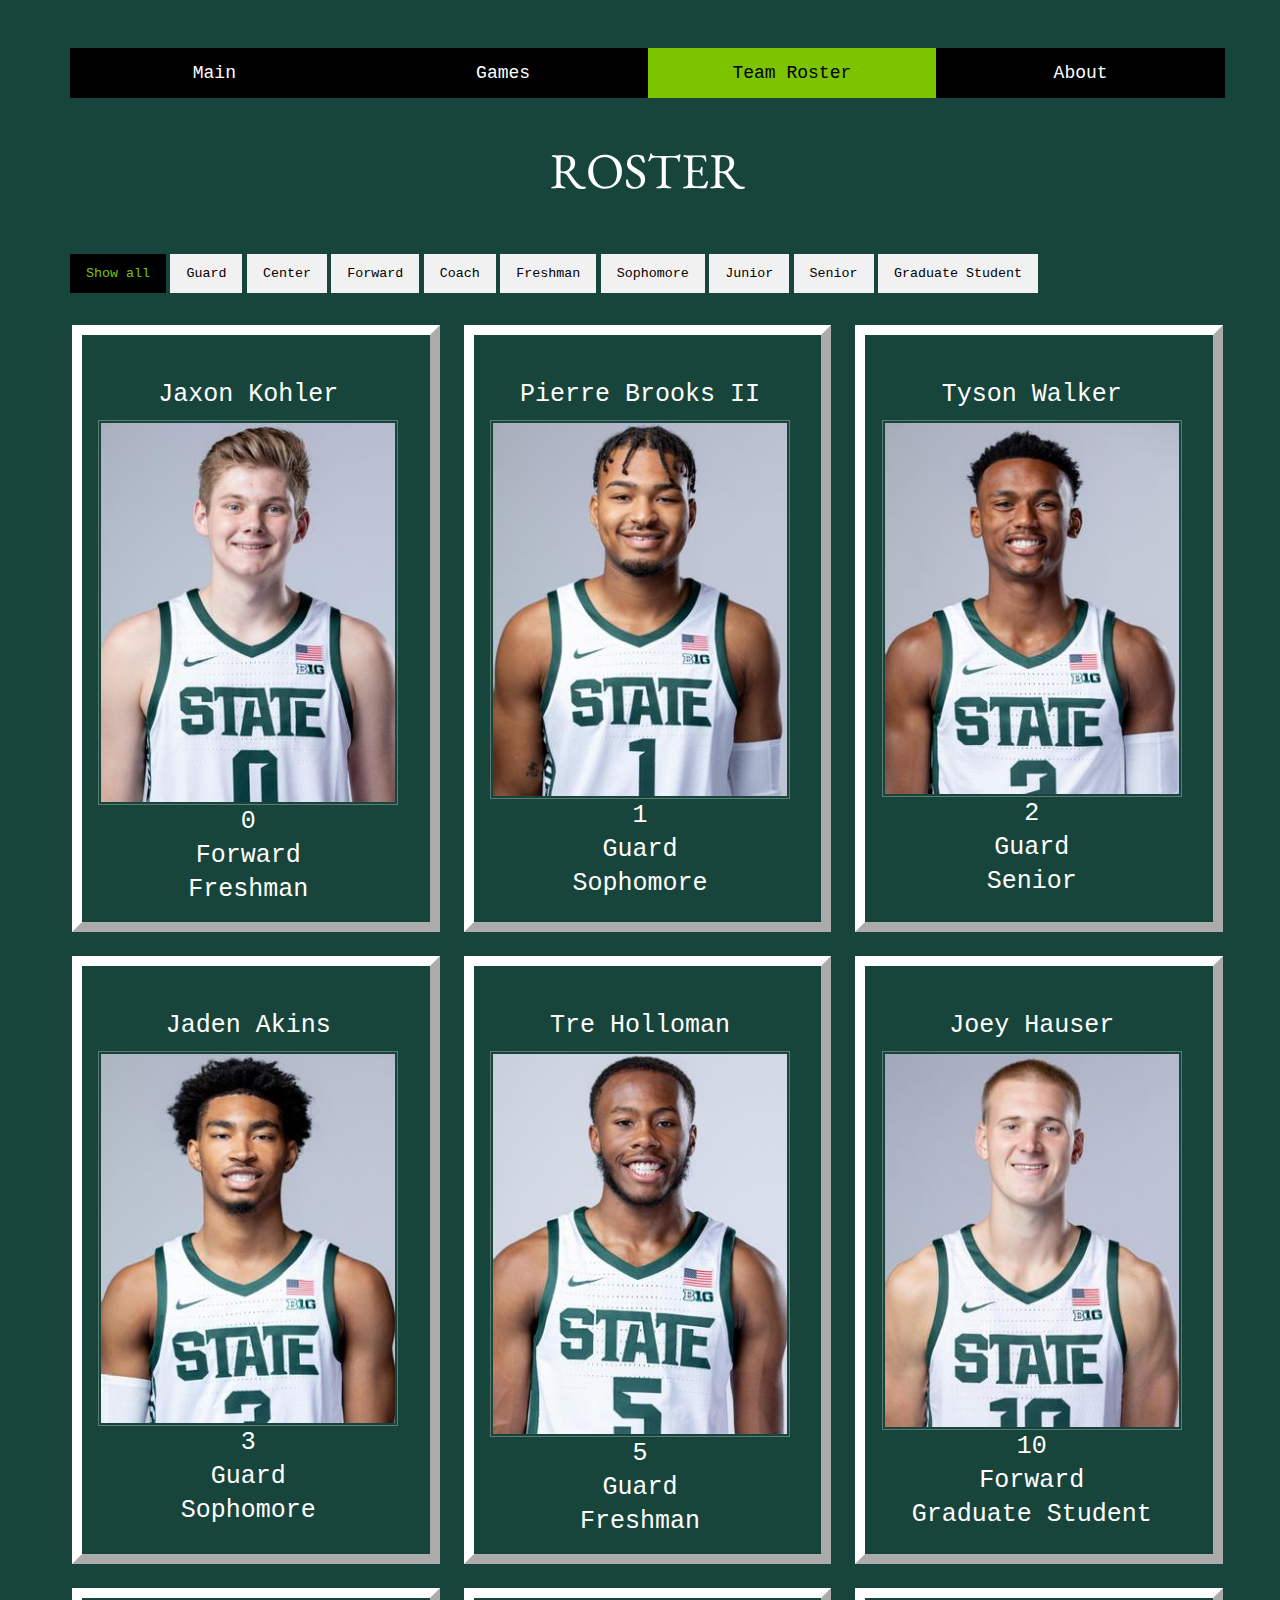
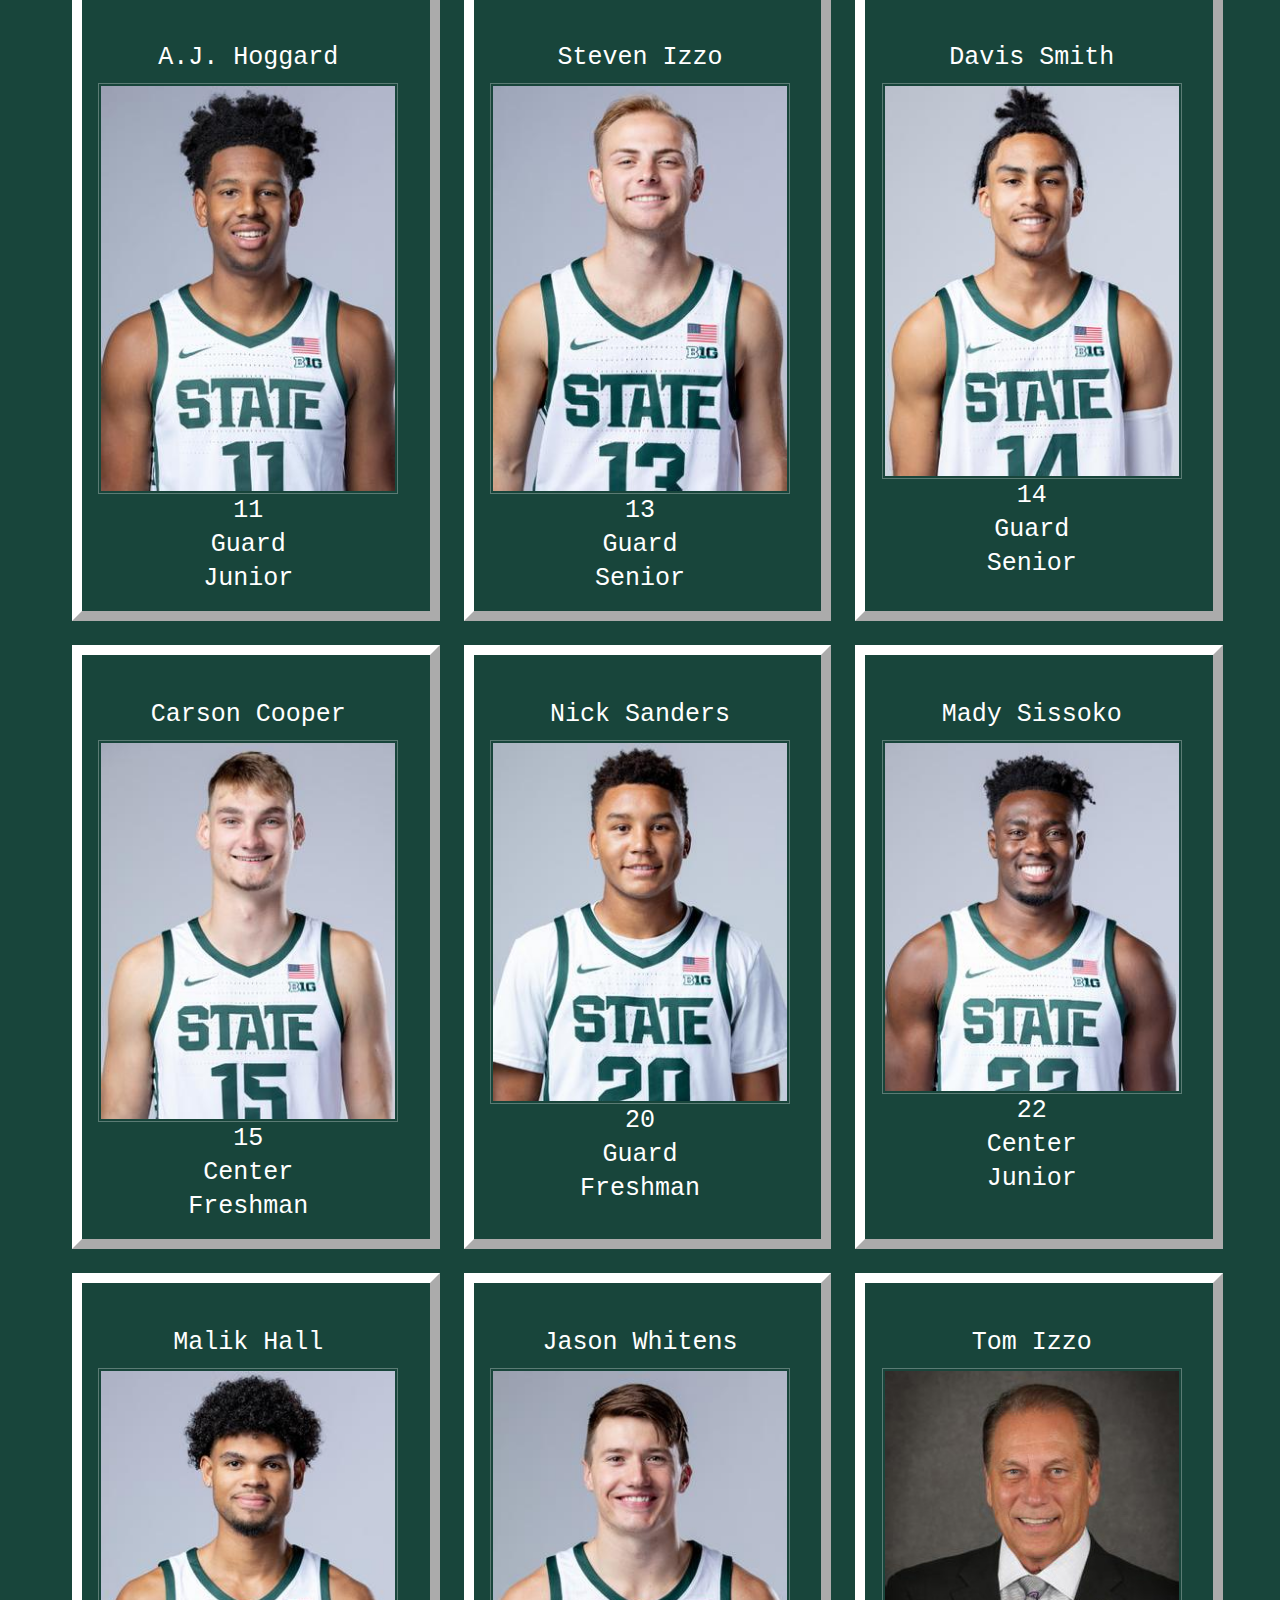
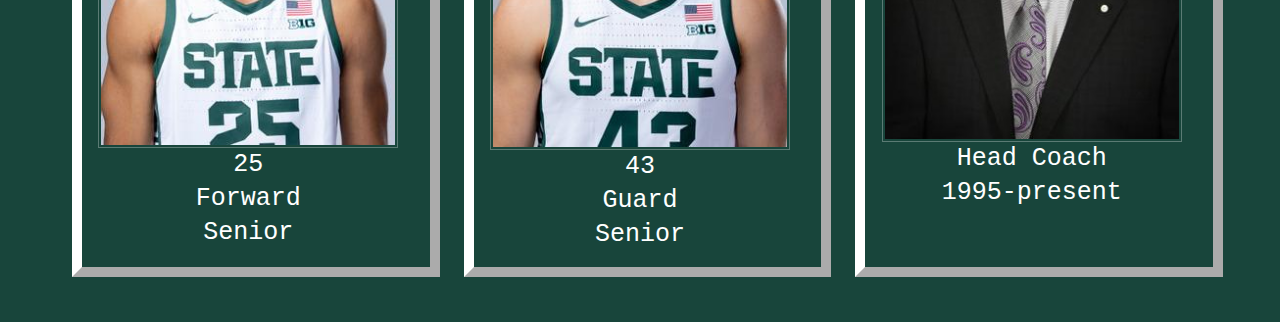
<file: team.html>
<!DOCTYPE html>
<html lang="en">
<head>
    <meta charset="UTF-8">
    
    <meta name="viewport" content="width=device-width, initial-scale=1.0">
    
    <link rel="stylesheet" href="css/reset.css">
    <link rel="stylesheet" href="css/style.css">

    <link rel="stylesheet" href="https://fonts.googleapis.com/css?family=EB+Garamond"> 

    <link rel="icon" href="./favicon.ico" type="image/x-icon">
    <title>Michigan State Men's Basketball 2022-23 Recap</title>
</head>

<body>
<a id="skip" href="#main">Skip to Main Content</a>
    <header>
        <nav>
            <ul>
              <li><a href="index.html">Main</a></li>
              <li><a href="games.html">Games</a></li>
              <li class = "current"><a href="team.html">Team Roster</a></li>
              <li><a href="about.html">About</a></li>
            </ul>
        </nav>

    <main class = "container" id = "main">
    <div class ="Rtitle">
        <h1>Roster</h1>  
    </div>
    <div id="myBtnContainer">
        <button class="btn active" onclick="filterSelection('all')"> Show all</button>

        <button class="btn" onclick="filterSelection('G')">Guard</button>
        <button class="btn" onclick="filterSelection('C')">Center</button>
        <button class="btn" onclick="filterSelection('F')">Forward</button>
        <button class="btn" onclick="filterSelection('H')">Coach</button>
      
      <button class="btn" onclick="filterSelection('1')">Freshman</button>
      <button class="btn" onclick="filterSelection('2')">Sophomore</button>
      <button class="btn" onclick="filterSelection('3')">Junior</button>
      <button class="btn" onclick="filterSelection('4')">Senior</button>
      <button class="btn" onclick="filterSelection('5')">Graduate Student</button>
    </div>
      
    
    <div class="container roster">
       
    <div class="filterDiv 1 F profile">
        <h2>Jaxon Kohler</h2>
        <img src="images/jaxon.jpg" alt="Headshot of Jaxon Kohler">
        <ul>
            <li>0</li>
            <li>Forward</li>
            <li>Freshman</li>
          </ul>

    </div>

    <div class="filterDiv 2 G profile">
        <h2>Pierre Brooks II</h2>
        <img src="images/pierre.jpg" alt="Headshot of Pierre Brooks II">
        <p>
        <ul>
            <li class="number">1</li>
            <li>Guard</li>
            <li>Sophomore</li>
          </ul>
        </p>
    </div>

    <div class="filterDiv 4 G profile">
       <h2>Tyson Walker</h2>
        <img src="images/tyson.jpg" width="200" alt="Headshot of Tyson Walker">
        <p>
        <ul>
            <li class="number">2</li>
            <li class="position">Guard</li>
            <li class="year">Senior</li>
        </ul>
        </p>
    </div>

    <div class="filterDiv 2 G profile">
        <h2>Jaden Akins</h2>
        <img src="images/jaden.jpg" width="200" alt="Headshot of Jaden Akins">
        <p>
        <ul>
            <li class="number">3</li>
            <li class="position">Guard</li>
            <li class="year">Sophomore</li>
        </ul>
        </p>
    </div>

        
    <div class="filterDiv 1 G profile">
        <h2>Tre Holloman</h2>
        <img src="images/tre.jpg" width="200" alt="Headshot of Tre Holloman">
        <p>
        <ul>
            <li class="number">5</li>
            <li class="position">Guard</li>
            <li class="year">Freshman</li>
        </ul>
        </p>
    </div>

    <div class="filterDiv 5 F profile">
        <h2>Joey Hauser</h2>
        <img src="images/joey.jpg" width="200" alt="Headshot of Joey Hauser">
        <p>
        <ul>
            <li class="number">10</li>
            <li class="position">Forward</li>
            <li class="year">Graduate Student</li>
        </ul>
        </p>
    </div>
    
    <div class="filterDiv 3 G profile">
        <h2>A.J. Hoggard</h2>
        <img src="images/aj.jpg" width="200" alt="Headshot of A.J. Hoggard">
        <p>
        <ul>
            <li class="number">11</li>
            <li class="position">Guard</li>
            <li class="year">Junior</li>
        </ul>
        </p>
    </div>
    
    <div class="filterDiv 4 G profile">
        <h2>Steven Izzo</h2>
        <img src="images/steven.jpg" width="200" alt="Headshot of Steven Izzo">
        <p>
        <ul>
            <li class="number">13</li>
            <li class="position">Guard</li>
            <li class="year">Senior</li>
        </ul>
        </p>
    </div>

        
    <div class="filterDiv 4 G profile">
        <h2>Davis Smith</h2>
        <img src="images/davis.jpg" width="200" alt="Headshot of Steven Izzo">
        <p>
        <ul>
            <li class="number">14</li>
            <li class="position">Guard</li>
            <li class="year">Senior</li>
        </ul>
        </p>
    </div>
   
    <div class="filterDiv 1 C profile">
        <h2>Carson Cooper</h2>
        <img src="images/carson.jpg" width="200" alt="Headshot of Carson Cooper">
        <p>
        <ul>
            <li class="number">15</li>
            <li class="position">Center</li>
            <li class="year">Freshman</li>
        </ul>
        </p>
    </div>

    <div class="filterDiv 1 G profile">
        <h2>Nick Sanders</h2>
        <img src="images/nick.jpg" width="200" alt="Headshot of Nick Sanders">
        <p>
        <ul>
            <li class="number">20</li>
            <li class="position">Guard</li>
            <li class="year">Freshman</li>
        </ul>
        </p>
    </div>

    <div class="filterDiv 3 C profile">
        <h2>Mady Sissoko</h2>
        <img src="images/mady.jpg" width="200" alt="Headshot of Mady Sissoko">
        <p>
        <ul>
            <li class="number">22</li>
            <li class="position">Center</li>
            <li class="year">Junior</li>
        </ul>
        </p>
    </div>

    <div class="filterDiv 4 F profile">
        <h2>Malik Hall</h2>
        <img src="images/malik.jpg" width="200" alt="Headshot of Malik Hall">
        <p>
        <ul>
            <li class="number">25</li>
            <li class="position">Forward</li>
            <li class="year">Senior</li>
        </ul>
        </p>
    </div>
    
    <div class="filterDiv 4 G profile">
        <h2>Jason Whitens</h2>
        <img src="images/jason.jpg" width="200" alt="Headshot of Jason Whitens">
        <p>
        <ul>
            <li class="number">43</li>
            <li class="position">Guard</li>
            <li class="year">Senior</li>
        </ul>
        </p>
    </div>

    <div class="filterDiv H profile">
        <h2>Tom Izzo</h2>
        <img src="images/izzo.jpg" width="200" alt="Headshot of Tom Izzo">
        <p>
        <ul>
            <li class="position">Head Coach</li>
            <li class="year">1995-present</li>
        </ul>
        </p>
    </div>
    </div>
    
    </main>

    <footer>

    </footer>
    <script src="./js/index.js"></script>
</body>
</html>
</file>
<file: css/style.css>
#skip{
    color: #bee7e8;
    position: absolute;
    top: -200px;
    left: -400px;
    transition: left 1s ease-out;
    transform: translateY(0%);
    z-index: 1;
}
#skip:focus{ 
   color: #ffffff;
   position: absolute;
   top: 9px;
   left: 10px;
   transform: translateY(0%);
}

h1{
    color: #ffffff;
    font-family:  "EB Garamond", 'Times New Roman', Times, serif;
    text-transform: uppercase;
    font-size: 50px;
    text-align: center;
    padding: 20px;
    padding-bottom: 1px;
}

#intro h2{
    color: #ffffff;
    font-family:  Lucida Console, Courier New;
    font-size: 30px;
    text-align: center;
    padding: 20px;
    padding-bottom: 40px;
}
#intro p{
    padding-bottom: 50px;
}

.front{
    display: grid;
    grid-template-columns: 1fr;
    column-gap: 40px;
    row-gap: 10px;
}

#full img{
    display: block;
    position: center;
    width: 100%;
    border-image: url("../images/script_transparent.png") 30% round;
    margin-left:auto;
    margin-right:auto;
    padding: 2px;
    border: 10px outset #ffffff;
}

img{
    display: block;
    width: 300px;
    border: solid rgba(255, 255, 255, 0.296) 1px;
    margin-left:auto;
    margin-right:auto;
    padding: 2px;
}

.profile:hover{
    background: #0d2620;
}

/* img #intro{
    display: block;
    position: center;
} */

.container{
    display: grid;
    grid-template-columns: 1fr;
    column-gap: 40px;
    row-gap: 10px;
}

/* .container .roster{
    display: grid;
    width: auto;
    margin: auto;
    grid-template-columns: 1vh 1vh 1vh;
    border-radius: 35px;
    row-gap: 10vh;
    column-gap: 40vh
} */

.roster h2{
    color: #ffffff;
    font-family:  Lucida Console, Courier New;
    font-size: 25px;
    text-align: center;
    padding: 30px;
    padding-bottom: 10px;
}

.card-games h2{
    padding-bottom: 40px;
}
.Rtitle{
    padding-bottom: 40px;
}
.bout h1{
    padding-bottom: 40px;
}

body{
	padding: 10px;
    margin:  30px;
	background-color: #18453B;
	font-size: auto;
    font-family:  Arial, Helvetica, sans-serif
}

header{
    padding: 8px 15px 3px 30px;
}

nav ul{ 
    display: flex;
    justify-content: space-evenly;
}

nav ul li:hover, nav .current a:hover, nav a:hover{
    background: #568603;
    transition: width 2s;
}


nav .current,nav .current a{
    background: #7dc400;
    color: #000000;
}

nav ul li{
    display: flex;
    flex-direction: column;
    width: 100vh;
    padding: 15px;
    text-align: center;
    font-size: 2vh;
    font-family: Arial, Helvetica, sans-serif;
    background-color: #000000;
    justify-content:center;
}

a{
    color:#000000;
}

a:link, a:visited{
    color: white;
    text-decoration: none;
    font-family: Lucida Console, Courier New;;
}

.profile ul li{
    color: #ffffff;
    font-family:  Lucida Console, Courier New;
    font-size: 25px;
    text-align: center;
    padding: 2px;
}

.profile{
    display: grid;
    grid-template-columns: 1fr;
    /* border: 20px double #ffffff73; */
    border: 10px outset #ffffff;
    padding: 15px;
    padding-right: 30px;
}

.notes{
    font-family:  Lucida Console, Courier New;
    font-size: 13px;
    padding-top: 10px;
    text-align: center;
}

#full{
    padding: 30px;
}

.card-games {
    color: #ffffff;
    font-family:  Lucida Console, Courier New;
    font-size: 25px;
    text-align: center;
    padding: 2vh;
}

.card-games p{
    background-color: #0d2620;
    color: #ffffff;
    padding: 2vh;
    border: 10px outset #ffffff;
}

.flip-card {
    background-color: transparent;
    width: 300px;
    height: 300px;
    /* border: 1px solid #f1f1f1; */
    border: 5px outset #ffffffd7;
    perspective: 1000px; /* Remove this if you don't want the 3D effect */
  }
  
  /* This container is needed to position the front and back side */
.flip-card-inner {
    position: relative;
    width: 100%;
    height: 100%;
    text-align: center;
    transition: transform 0.8s;
    transform-style: preserve-3d;
  }
  
  /* Do an horizontal flip when you move the mouse over the flip box container */
.flip-card:hover .flip-card-inner {
    transform: rotateY(180deg);
  }
  
  /* Position the front and back side */
.flip-card-front, .flip-card-back {
    position: absolute;
    width: 100%;
    height: 100%;
    -webkit-backface-visibility: hidden; /* Safari */
    backface-visibility: hidden;
  }
  
  /* Style the front side (fallback if image is missing) */
.flip-card-front {
    background-color: #000000;
    color: white;
    padding: 70px 0;
  }
  
  /* Style the back side */
.flip-card-back {
    background-color: #ffffff;
    color: black;
    padding: 70px 0;
    transform: rotateY(180deg);
}

.win{
    background-color: #7dc400;
}

.loss{
    background-color: #db2323;

}

.card-games ul li{
    line-height: 1.2;
}

#venue{
    font-size: 18px;
    font-style: italic;
}

#date{
    font-weight: bold;
}

#full p{
    color: #ffffff;
    font-family:  Lucida Console, Courier New;
    font-size: 25px;
    text-align: center;
}

.bout p{
    color: #ffffff;
    font-family:  Lucida Console, Courier New;
    font-size: 25px;
    text-align: center;
    padding: 20px;
}
.bout a{
    text-decoration: underline;
    background-color: white;
    color: black;
}
#bout{
   border: 10px outset #ffffff;
   background-color: #0d2620;
}

#myBtnContainer{
    display: block;
}

.container {
    overflow: hidden;
}

.filterDiv {
    /* float: left; */
    /* background-color: #2196F3; */
    color: #ffffff;
    /* width: 100px; */
    line-height: 30px;
    text-align: center;
    margin: 2px;
    display: none;
}
  
.show {
    display: block;
}
  
.container {
    margin-top: 20px;
    overflow: hidden;
}
  
  /* Style the buttons */
.btn {
    border: none;
    outline: none;
    padding: 12px 16px;
    background-color: #f1f1f1;
    font-family: Lucida Console, Courier New;
    cursor: pointer;
}
  
.btn:hover {
    background-color: #568603;
}
  
.btn.active {
    background-color: #000000;
    color: #7dc400;
}



@media screen and (min-width: 768px){
    .roster, .games{
    display: grid;
    grid-template-columns: 1fr 1fr;
    column-gap: 10px;
    row-gap: 10px;
    }

    .front{
        display: grid;
        grid-template-columns: 1fr 1fr;
        column-gap: 40px;
        row-gap: 10px;
    }
}
@media screen and (min-width: 992px){
    .roster, .games{
    display: grid;
    grid-template-columns: 1fr 1fr 1fr;
    column-gap: 20px;
    row-gap: 20px;
    }

    .front{
        display: grid;
        grid-template-columns: 1fr 1fr;
        column-gap: 40px;
        row-gap: 10px;
    }
}
</file>
